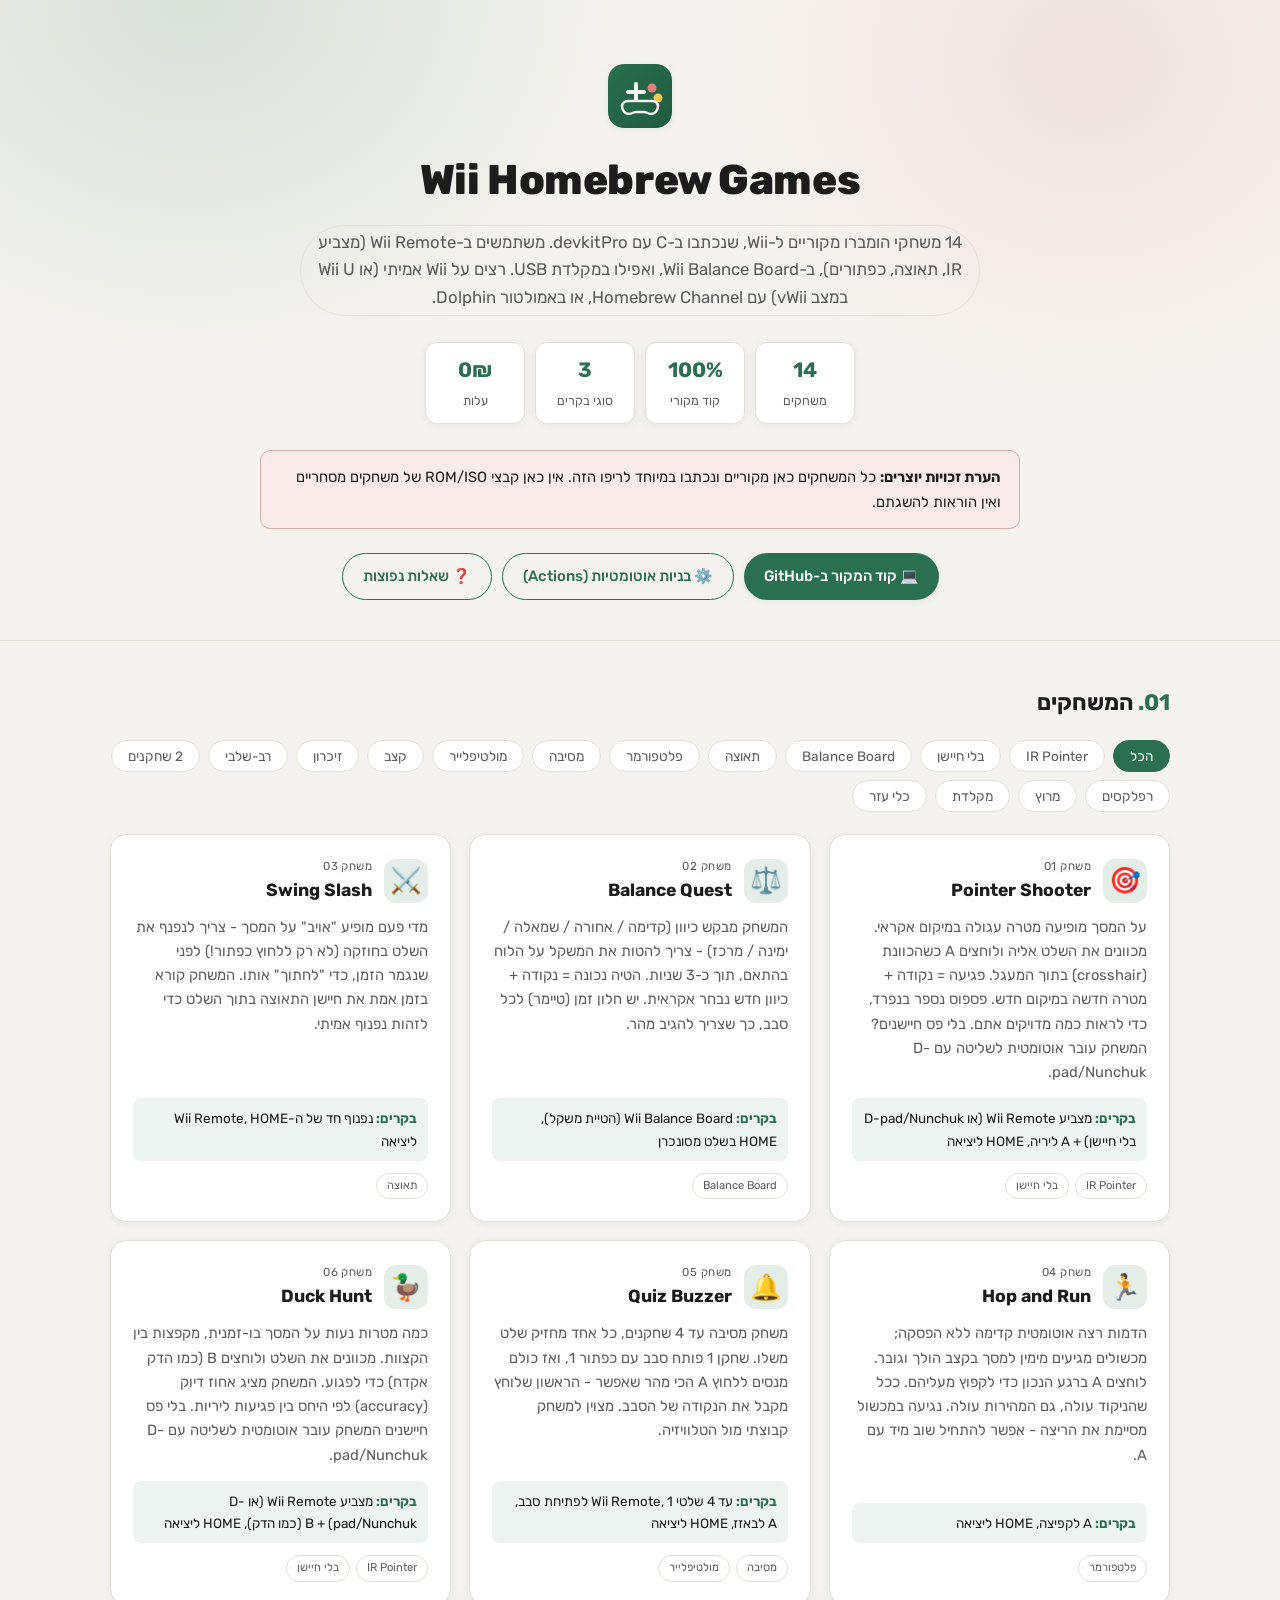
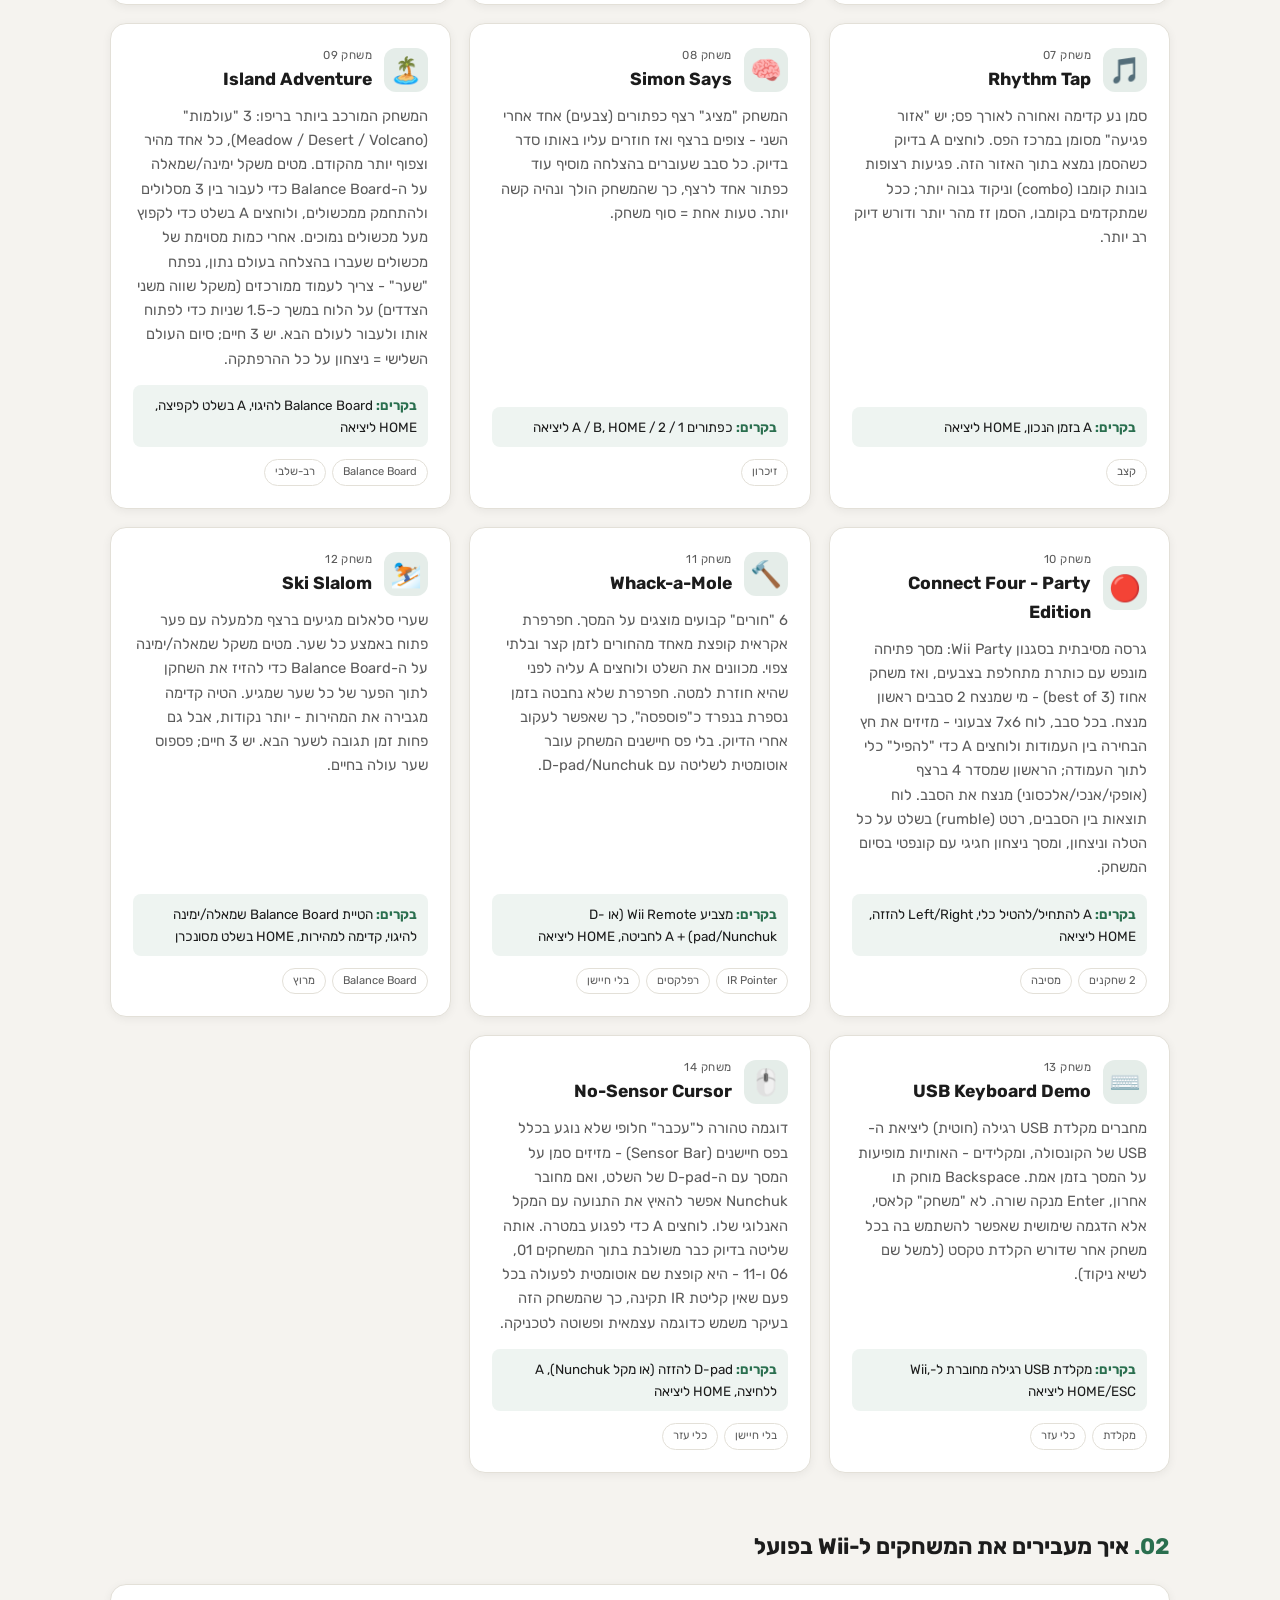
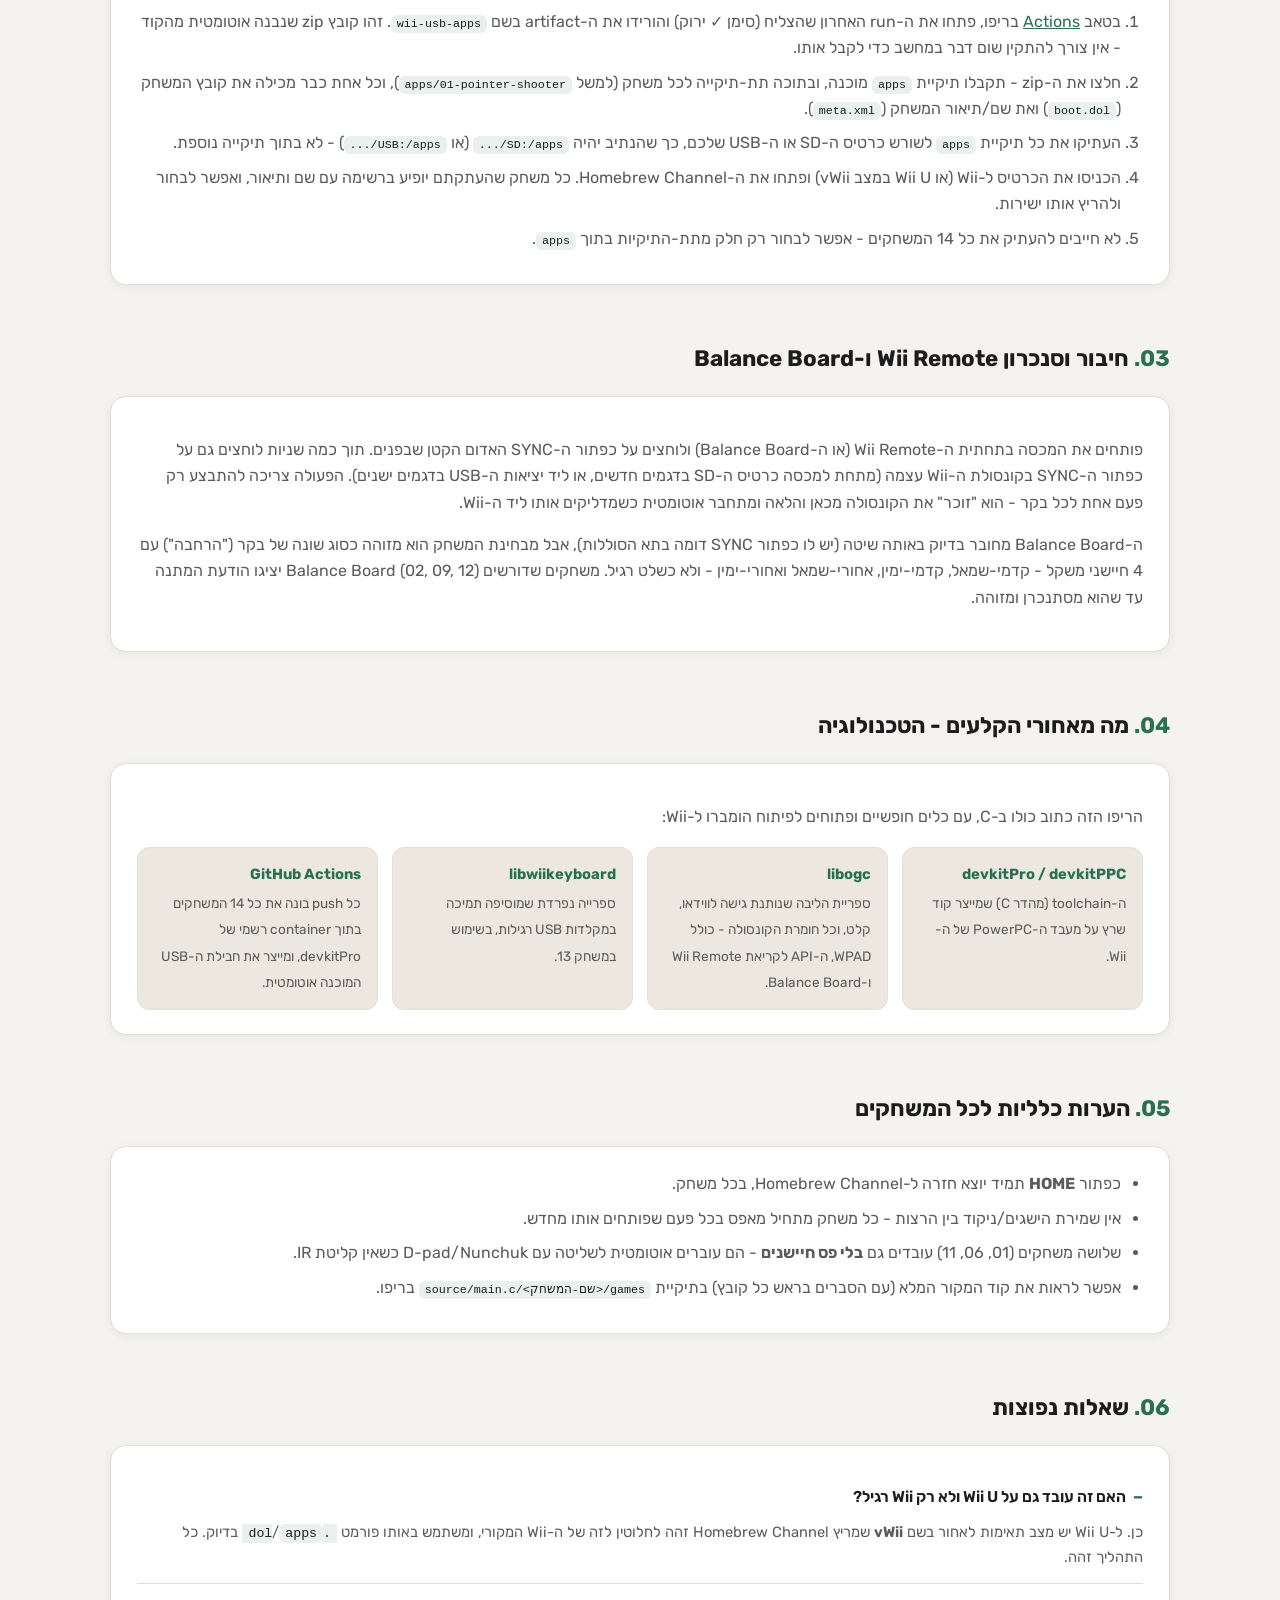
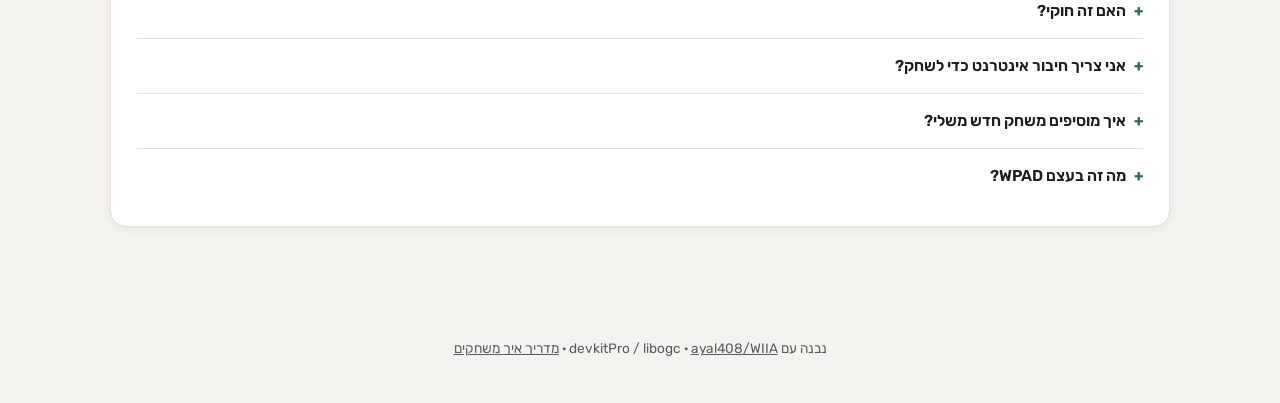
<file: docs/index.html>
<!doctype html>
<html lang="he" dir="rtl">
<head>
<meta charset="utf-8">
<meta name="viewport" content="width=device-width, initial-scale=1">
<title>Wii Homebrew Games</title>
<meta name="description" content="14 משחקי הומברו מקוריים ל-Wii, עם Wii Remote, Balance Board ומקלדת USB">
<link rel="icon" type="image/svg+xml" href="favicon.svg">
<link rel="preconnect" href="https://fonts.googleapis.com">
<link rel="preconnect" href="https://fonts.gstatic.com" crossorigin>
<link href="https://fonts.googleapis.com/css2?family=Rubik:wght@400;500;600;700;800&display=swap" rel="stylesheet">
<style>
  :root {
    --bg: #f5f3ef;
    --bg-alt: #ece8e0;
    --bg-card: #ffffff;
    --text: #1c1c1c;
    --text-muted: #5b5b5b;
    --accent: #2a6f4f;
    --accent-rgb: 42,111,79;
    --accent-2: #c94f4f;
    --accent-3: #c98a2c;
    --border: #e3e0d8;
    --shadow: 0 2px 10px rgba(0,0,0,0.06);
  }
  @media (prefers-color-scheme: dark) {
    :root:not([data-theme="light"]) {
      --bg: #14171a;
      --bg-alt: #1a1e22;
      --bg-card: #1e2226;
      --text: #f0f0ee;
      --text-muted: #a9a9a4;
      --accent: #4fae82;
      --accent-rgb: 79,174,130;
      --accent-2: #e57a7a;
      --accent-3: #e0ab5c;
      --border: #2c3136;
      --shadow: 0 2px 14px rgba(0,0,0,0.35);
    }
  }
  :root[data-theme="dark"] {
    --bg: #14171a;
    --bg-alt: #1a1e22;
    --bg-card: #1e2226;
    --text: #f0f0ee;
    --text-muted: #a9a9a4;
    --accent: #4fae82;
    --accent-rgb: 79,174,130;
    --accent-2: #e57a7a;
    --accent-3: #e0ab5c;
    --border: #2c3136;
    --shadow: 0 2px 14px rgba(0,0,0,0.35);
  }

  * { box-sizing: border-box; }
  html { scroll-behavior: smooth; }
  body {
    margin: 0;
    background: var(--bg);
    color: var(--text);
    font-family: "Rubik", -apple-system, "Segoe UI", Arial, sans-serif;
    line-height: 1.65;
  }
  a { color: var(--accent); }

  /* ---------- Hero ---------- */
  header.hero {
    padding: 64px 20px 40px;
    text-align: center;
    background:
      radial-gradient(60% 100% at 15% 0%, rgba(var(--accent-rgb),0.14), transparent 60%),
      radial-gradient(50% 90% at 85% 10%, rgba(201,79,79,0.10), transparent 60%),
      var(--bg);
    border-bottom: 1px solid var(--border);
  }
  .hero-icon {
    width: 64px; height: 64px;
    margin: 0 auto 18px;
    display: block;
    border-radius: 16px;
    box-shadow: var(--shadow);
  }
  header.hero h1 {
    margin: 0 0 10px;
    font-size: clamp(1.8rem, 4vw, 2.6rem);
    font-weight: 800;
    letter-spacing: -0.01em;
  }
  header.hero p.tag {
    color: var(--text-muted);
    max-width: 680px;
    margin: 0 auto;
    font-size: 1.05rem;
  }

  .stats {
    display: flex;
    justify-content: center;
    gap: 10px;
    flex-wrap: wrap;
    margin-top: 26px;
  }
  .stat {
    background: var(--bg-card);
    border: 1px solid var(--border);
    border-radius: 12px;
    padding: 10px 18px;
    box-shadow: var(--shadow);
    min-width: 100px;
  }
  .stat b { display: block; font-size: 1.3rem; color: var(--accent); }
  .stat span { font-size: 0.78rem; color: var(--text-muted); }

  .notice {
    max-width: 760px;
    margin: 26px auto 0;
    padding: 14px 18px;
    border-radius: 10px;
    background: color-mix(in srgb, var(--accent-2) 12%, var(--bg-card));
    border: 1px solid color-mix(in srgb, var(--accent-2) 35%, var(--border));
    font-size: 0.92rem;
    color: var(--text);
    text-align: right;
  }

  .links {
    display: flex;
    gap: 10px;
    justify-content: center;
    flex-wrap: wrap;
    margin-top: 24px;
  }
  .links a {
    display: inline-flex;
    align-items: center;
    gap: 6px;
    padding: 10px 20px;
    border-radius: 999px;
    background: var(--accent);
    color: white;
    text-decoration: none;
    font-size: 0.93rem;
    font-weight: 500;
    box-shadow: var(--shadow);
    transition: transform 0.15s ease;
  }
  .links a:hover { transform: translateY(-1px); }
  .links a.secondary {
    background: transparent;
    color: var(--accent);
    border: 1px solid var(--accent);
    box-shadow: none;
  }

  /* ---------- Layout ---------- */
  main {
    max-width: 1100px;
    margin: 0 auto;
    padding: 44px 20px 64px;
  }
  h2.section-title {
    font-size: 1.4rem;
    font-weight: 700;
    margin: 0 0 18px;
  }
  h2.section-title .n { color: var(--accent); }

  /* ---------- Filters ---------- */
  .filters {
    display: flex;
    gap: 8px;
    flex-wrap: wrap;
    margin-bottom: 22px;
  }
  .filter-btn {
    font-family: inherit;
    font-size: 0.85rem;
    padding: 7px 16px;
    border-radius: 999px;
    border: 1px solid var(--border);
    background: var(--bg-card);
    color: var(--text-muted);
    cursor: pointer;
    transition: all 0.15s ease;
  }
  .filter-btn:hover { border-color: var(--accent); color: var(--accent); }
  .filter-btn.active {
    background: var(--accent);
    border-color: var(--accent);
    color: white;
  }

  /* ---------- Game grid ---------- */
  .grid {
    display: grid;
    grid-template-columns: repeat(auto-fill, minmax(290px, 1fr));
    gap: 18px;
  }

  .card {
    background: var(--bg-card);
    border: 1px solid var(--border);
    border-radius: 16px;
    padding: 22px;
    box-shadow: var(--shadow);
    transition: transform 0.15s ease, box-shadow 0.15s ease;
    display: flex;
    flex-direction: column;
  }
  .card:hover {
    transform: translateY(-3px);
    box-shadow: 0 8px 24px rgba(0,0,0,0.10);
  }
  .card .card-top {
    display: flex;
    align-items: center;
    gap: 12px;
    margin-bottom: 10px;
  }
  .card .icon {
    font-size: 1.6rem;
    width: 44px; height: 44px;
    display: flex; align-items: center; justify-content: center;
    background: color-mix(in srgb, var(--accent) 12%, transparent);
    border-radius: 12px;
    flex-shrink: 0;
  }
  .card .num {
    display: block;
    font-size: 0.72rem;
    color: var(--text-muted);
    letter-spacing: 0.04em;
  }
  .card h3 { margin: 0; font-size: 1.1rem; }
  .card p.desc { margin: 0 0 14px; color: var(--text-muted); font-size: 0.92rem; line-height: 1.65; flex-grow: 1; }
  .card .controls {
    font-size: 0.84rem;
    color: var(--text);
    background: color-mix(in srgb, var(--accent) 8%, transparent);
    border-radius: 8px;
    padding: 9px 11px;
  }
  .card .controls b { color: var(--accent); }

  .tags { margin-top: 12px; display: flex; gap: 6px; flex-wrap: wrap; }
  .tag {
    font-size: 0.70rem;
    padding: 3px 10px;
    border-radius: 999px;
    border: 1px solid var(--border);
    color: var(--text-muted);
  }

  /* ---------- Info sections ---------- */
  section.info {
    margin-top: 56px;
  }
  .panel {
    background: var(--bg-card);
    border: 1px solid var(--border);
    border-radius: 16px;
    padding: 24px 26px;
    margin-bottom: 16px;
    box-shadow: var(--shadow);
  }
  .panel h3 { margin: 0 0 12px; font-size: 1.1rem; }
  .panel p, .panel li { color: var(--text-muted); }
  .panel ol, .panel ul { margin: 0; padding-inline-start: 22px; }
  .panel li { margin-bottom: 8px; }
  .panel code {
    background: color-mix(in srgb, var(--accent) 10%, transparent);
    padding: 2px 6px;
    border-radius: 6px;
    font-size: 0.9em;
    color: var(--text);
  }

  .tech-grid {
    display: grid;
    grid-template-columns: repeat(auto-fit, minmax(220px, 1fr));
    gap: 14px;
    margin-top: 4px;
  }
  .tech-item {
    padding: 14px 16px;
    border-radius: 12px;
    background: var(--bg-alt);
    border: 1px solid var(--border);
  }
  .tech-item b { display: block; margin-bottom: 4px; color: var(--accent); font-size: 0.92rem; }
  .tech-item span { font-size: 0.85rem; color: var(--text-muted); }

  .faq details {
    border-bottom: 1px solid var(--border);
    padding: 14px 0;
  }
  .faq details:last-child { border-bottom: none; }
  .faq summary {
    cursor: pointer;
    font-weight: 600;
    font-size: 0.98rem;
    list-style: none;
  }
  .faq summary::-webkit-details-marker { display: none; }
  .faq summary::before {
    content: "+";
    display: inline-block;
    width: 1.1em;
    color: var(--accent);
    font-weight: 800;
  }
  .faq details[open] summary::before { content: "\2212"; }
  .faq p { margin: 10px 0 0 1.6em; color: var(--text-muted); font-size: 0.92rem; }

  footer {
    text-align: center;
    padding: 30px 20px 44px;
    color: var(--text-muted);
    font-size: 0.85rem;
  }
  footer a { color: inherit; text-decoration: underline; }
</style>
</head>
<body>

<header class="hero">
  <img class="hero-icon" src="favicon.svg" alt="">
  <h1>Wii Homebrew Games</h1>
  <p class="tag">14 משחקי הומברו מקוריים ל-Wii, שנכתבו ב-C עם devkitPro. משתמשים ב-Wii Remote
    (מצביע IR, תאוצה, כפתורים), ב-Wii Balance Board, ואפילו במקלדת USB. רצים על Wii אמיתי
    (או Wii U במצב vWii) עם Homebrew Channel, או באמולטור Dolphin.</p>

  <div class="stats">
    <div class="stat"><b>14</b><span>משחקים</span></div>
    <div class="stat"><b>100%</b><span>קוד מקורי</span></div>
    <div class="stat"><b>3</b><span>סוגי בקרים</span></div>
    <div class="stat"><b>0₪</b><span>עלות</span></div>
  </div>

  <div class="notice">
    <b>הערת זכויות יוצרים:</b> כל המשחקים כאן מקוריים ונכתבו במיוחד לריפו הזה. אין כאן קבצי
    ROM/ISO של משחקים מסחריים ואין הוראות להשגתם.
  </div>

  <div class="links">
    <a href="https://github.com/ayal408/WIIA">💻 קוד המקור ב-GitHub</a>
    <a class="secondary" href="https://github.com/ayal408/WIIA/actions">⚙️ בניות אוטומטיות (Actions)</a>
    <a class="secondary" href="#faq">❓ שאלות נפוצות</a>
  </div>
</header>

<main>
  <h2 class="section-title"><span class="n">01.</span> המשחקים</h2>

  <div class="filters" id="filters"></div>
  <div class="grid" id="grid"></div>

  <section class="info">
    <h2 class="section-title"><span class="n">02.</span> איך מעבירים את המשחקים ל-Wii בפועל</h2>
    <div class="panel">
      <ol>
        <li>בטאב <a href="https://github.com/ayal408/WIIA/actions">Actions</a> בריפו, פתחו את
          ה-run האחרון שהצליח (סימן ✓ ירוק) והורידו את ה-artifact בשם
          <code>wii-usb-apps</code>. זהו קובץ zip שנבנה אוטומטית מהקוד - אין צורך להתקין שום
          דבר במחשב כדי לקבל אותו.</li>
        <li>חלצו את ה-zip - תקבלו תיקיית <code>apps</code> מוכנה, ובתוכה תת-תיקייה לכל משחק
          (למשל <code>apps/01-pointer-shooter</code>), וכל אחת כבר מכילה את קובץ המשחק
          (<code>boot.dol</code>) ואת שם/תיאור המשחק (<code>meta.xml</code>).</li>
        <li>העתיקו את כל תיקיית <code>apps</code> לשורש כרטיס ה-SD או ה-USB שלכם, כך שהנתיב
          יהיה <code>SD:/apps/...</code> (או <code>USB:/apps/...</code>) - לא בתוך תיקייה
          נוספת.</li>
        <li>הכניסו את הכרטיס ל-Wii (או Wii U במצב vWii) ופתחו את ה-Homebrew Channel. כל משחק
          שהעתקתם יופיע ברשימה עם שם ותיאור, ואפשר לבחור ולהריץ אותו ישירות.</li>
        <li>לא חייבים להעתיק את כל 14 המשחקים - אפשר לבחור רק חלק מתת-התיקיות בתוך
          <code>apps</code>.</li>
      </ol>
    </div>
  </section>

  <section class="info">
    <h2 class="section-title"><span class="n">03.</span> חיבור וסנכרון Wii Remote ו-Balance Board</h2>
    <div class="panel">
      <p>
        פותחים את המכסה בתחתית ה-Wii Remote (או ה-Balance Board) ולוחצים על כפתור ה-SYNC
        האדום הקטן שבפנים. תוך כמה שניות לוחצים גם על כפתור ה-SYNC בקונסולת ה-Wii עצמה
        (מתחת למכסה כרטיס ה-SD בדגמים חדשים, או ליד יציאות ה-USB בדגמים ישנים). הפעולה
        צריכה להתבצע רק פעם אחת לכל בקר - הוא "זוכר" את הקונסולה מכאן והלאה ומתחבר אוטומטית
        כשמדליקים אותו ליד ה-Wii.
      </p>
      <p>
        ה-Balance Board מחובר בדיוק באותה שיטה (יש לו כפתור SYNC דומה בתא הסוללות), אבל
        מבחינת המשחק הוא מזוהה כסוג שונה של בקר ("הרחבה") עם 4 חיישני משקל - קדמי-שמאל,
        קדמי-ימין, אחורי-שמאל ואחורי-ימין - ולא כשלט רגיל. משחקים שדורשים Balance Board
        (02, 09, 12) יציגו הודעת המתנה עד שהוא מסתנכרן ומזוהה.
      </p>
    </div>
  </section>

  <section class="info">
    <h2 class="section-title"><span class="n">04.</span> מה מאחורי הקלעים - הטכנולוגיה</h2>
    <div class="panel">
      <p>הריפו הזה כתוב כולו ב-C, עם כלים חופשיים ופתוחים לפיתוח הומברו ל-Wii:</p>
      <div class="tech-grid">
        <div class="tech-item"><b>devkitPro / devkitPPC</b><span>ה-toolchain (מהדר C) שמייצר קוד שרץ על מעבד ה-PowerPC של ה-Wii.</span></div>
        <div class="tech-item"><b>libogc</b><span>ספריית הליבה שנותנת גישה לווידאו, קלט, וכל חומרת הקונסולה - כולל WPAD, ה-API לקריאת Wii Remote ו-Balance Board.</span></div>
        <div class="tech-item"><b>libwiikeyboard</b><span>ספרייה נפרדת שמוסיפה תמיכה במקלדות USB רגילות, בשימוש במשחק 13.</span></div>
        <div class="tech-item"><b>GitHub Actions</b><span>כל push בונה את כל 14 המשחקים בתוך container רשמי של devkitPro, ומייצר את חבילת ה-USB המוכנה אוטומטית.</span></div>
      </div>
    </div>
  </section>

  <section class="info">
    <h2 class="section-title"><span class="n">05.</span> הערות כלליות לכל המשחקים</h2>
    <div class="panel">
      <ul>
        <li>כפתור <b>HOME</b> תמיד יוצא חזרה ל-Homebrew Channel, בכל משחק.</li>
        <li>אין שמירת הישגים/ניקוד בין הרצות - כל משחק מתחיל מאפס בכל פעם שפותחים אותו מחדש.</li>
        <li>שלושה משחקים (01, 06, 11) עובדים גם <b>בלי פס חיישנים</b> - הם עוברים אוטומטית
          לשליטה עם D-pad/Nunchuk כשאין קליטת IR.</li>
        <li>אפשר לראות את קוד המקור המלא (עם הסברים בראש כל קובץ) בתיקיית
          <code>games/&lt;שם-המשחק&gt;/source/main.c</code> בריפו.</li>
      </ul>
    </div>
  </section>

  <section class="info" id="faq">
    <h2 class="section-title"><span class="n">06.</span> שאלות נפוצות</h2>
    <div class="panel faq">
      <details open>
        <summary>האם זה עובד גם על Wii U ולא רק Wii רגיל?</summary>
        <p>כן. ל-Wii U יש מצב תאימות לאחור בשם <b>vWii</b> שמריץ Homebrew Channel זהה לחלוטין
          לזה של ה-Wii המקורי, ומשתמש באותו פורמט <code>.dol</code>/<code>apps</code> בדיוק.
          כל התהליך זהה.</p>
      </details>
      <details>
        <summary>האם זה חוקי?</summary>
        <p>כן - כל המשחקים כאן מקוריים לגמרי, ללא שימוש בקוד או גרפיקה של נינטندו. ה-Homebrew
          Channel עצמו הוא כלי רשמי וחוקי להרצת תוכנה עצמאית על ה-Wii שלכם (softmod, לא
          פריצה של משחקים מסחריים). הריפו לא מכיל ולא יכיל ROM/ISO של משחקים מסחריים.</p>
      </details>
      <details>
        <summary>אני צריך חיבור אינטרנט כדי לשחק?</summary>
        <p>לא. אינטרנט נדרש רק פעם אחת כדי להוריד את חבילת ה-<code>wii-usb-apps</code>
          ולהעתיק אותה לכרטיס SD/USB. אחר כך המשחקים רצים לגמרי לוקאלית על ה-Wii.</p>
      </details>
      <details>
        <summary>איך מוסיפים משחק חדש משלי?</summary>
        <p>מעתיקים את תיקיית <code>games/template</code>, עורכים את <code>source/main.c</code>
          (כל הבוילרפלייט - אתחול וידאו, WPAD, לולאת המשחק - כבר שם), ומוסיפים את התיקייה
          החדשה למטריצת ה-build ב-<code>.github/workflows/build.yml</code> כדי שתיבנה
          אוטומטית. פירוט מלא ב-README של הריפו.</p>
      </details>
      <details>
        <summary>מה זה בעצם WPAD?</summary>
        <p>ה-API של libogc שדרכו קוראים כל קלט מה-Wii Remote ומה-Balance Board - כפתורים,
          מצביע IR, תאוצה (נפנוף), ו"הרחבות" מחוברות כמו Nunchuk או Balance Board. כל משחק
          בריפו משתמש בו.</p>
      </details>
    </div>
  </section>
</main>

<footer>
  נבנה עם devkitPro / libogc · <a href="https://github.com/ayal408/WIIA">ayal408/WIIA</a> ·
  <a href="https://github.com/ayal408/WIIA/blob/main/HOWTOPLAY.md">מדריך איך משחקים</a>
</footer>

<script>
const games = [
  { n: "01", name: "Pointer Shooter", icon: "🎯", controls: "מצביע Wii Remote (או D-pad/Nunchuk בלי חיישן) + A ליריה, HOME ליציאה", tags: ["IR Pointer", "בלי חיישן"],
    desc: "על המסך מופיעה מטרה עגולה במיקום אקראי. מכוונים את השלט אליה ולוחצים A כשהכוונת (crosshair) בתוך המעגל. פגיעה = נקודה + מטרה חדשה במיקום חדש. פספוס נספר בנפרד, כדי לראות כמה מדויקים אתם. בלי פס חיישנים? המשחק עובר אוטומטית לשליטה עם D-pad/Nunchuk." },
  { n: "02", name: "Balance Quest", icon: "⚖️", controls: "Wii Balance Board (הטיית משקל), HOME בשלט מסונכרן", tags: ["Balance Board"],
    desc: "המשחק מבקש כיוון (קדימה / אחורה / שמאלה / ימינה / מרכז) - צריך להטות את המשקל על הלוח בהתאם, תוך כ-3 שניות. הטיה נכונה = נקודה + כיוון חדש נבחר אקראית. יש חלון זמן (טיימר) לכל סבב, כך שצריך להגיב מהר." },
  { n: "03", name: "Swing Slash", icon: "⚔️", controls: "נפנוף חד של ה-Wii Remote, HOME ליציאה", tags: ["תאוצה"],
    desc: "מדי פעם מופיע \"אויב\" על המסך - צריך לנפנף את השלט בחוזקה (לא רק ללחוץ כפתור!) לפני שנגמר הזמן, כדי \"לחתוך\" אותו. המשחק קורא בזמן אמת את חיישן התאוצה בתוך השלט כדי לזהות נפנוף אמיתי." },
  { n: "04", name: "Hop and Run", icon: "🏃", controls: "A לקפיצה, HOME ליציאה", tags: ["פלטפורמר"],
    desc: "הדמות רצה אוטומטית קדימה ללא הפסקה; מכשולים מגיעים מימין למסך בקצב הולך וגובר. לוחצים A ברגע הנכון כדי לקפוץ מעליהם. ככל שהניקוד עולה, גם המהירות עולה. נגיעה במכשול מסיימת את הריצה - אפשר להתחיל שוב מיד עם A." },
  { n: "05", name: "Quiz Buzzer", icon: "🔔", controls: "עד 4 שלטי Wii Remote, 1 לפתיחת סבב, A לבאזז, HOME ליציאה", tags: ["מסיבה", "מולטיפלייר"],
    desc: "משחק מסיבה עד 4 שחקנים, כל אחד מחזיק שלט משלו. שחקן 1 פותח סבב עם כפתור 1, ואז כולם מנסים ללחוץ A הכי מהר שאפשר - הראשון שלוחץ מקבל את הנקודה של הסבב. מצוין למשחק קבוצתי מול הטלוויזיה." },
  { n: "06", name: "Duck Hunt", icon: "🦆", controls: "מצביע Wii Remote (או D-pad/Nunchuk) + B (כמו הדק), HOME ליציאה", tags: ["IR Pointer", "בלי חיישן"],
    desc: "כמה מטרות נעות על המסך בו-זמנית, מקפצות בין הקצוות. מכוונים את השלט ולוחצים B (כמו הדק אקדח) כדי לפגוע. המשחק מציג אחוז דיוק (accuracy) לפי היחס בין פגיעות ליריות. בלי פס חיישנים המשחק עובר אוטומטית לשליטה עם D-pad/Nunchuk." },
  { n: "07", name: "Rhythm Tap", icon: "🎵", controls: "A בזמן הנכון, HOME ליציאה", tags: ["קצב"],
    desc: "סמן נע קדימה ואחורה לאורך פס; יש \"אזור פגיעה\" מסומן במרכז הפס. לוחצים A בדיוק כשהסמן נמצא בתוך האזור הזה. פגיעות רצופות בונות קומבו (combo) וניקוד גבוה יותר; ככל שמתקדמים בקומבו, הסמן זז מהר יותר ודורש דיוק רב יותר." },
  { n: "08", name: "Simon Says", icon: "🧠", controls: "כפתורים 1 / 2 / A / B, HOME ליציאה", tags: ["זיכרון"],
    desc: "המשחק \"מציג\" רצף כפתורים (צבעים) אחד אחרי השני - צופים ברצף ואז חוזרים עליו באותו סדר בדיוק. כל סבב שעוברים בהצלחה מוסיף עוד כפתור אחד לרצף, כך שהמשחק הולך ונהיה קשה יותר. טעות אחת = סוף משחק." },
  { n: "09", name: "Island Adventure", icon: "🏝️", controls: "Balance Board להיגוי, A בשלט לקפיצה, HOME ליציאה", tags: ["Balance Board", "רב-שלבי"],
    desc: "המשחק המורכב ביותר בריפו: 3 \"עולמות\" (Meadow / Desert / Volcano), כל אחד מהיר וצפוף יותר מהקודם. מטים משקל ימינה/שמאלה על ה-Balance Board כדי לעבור בין 3 מסלולים ולהתחמק ממכשולים, ולוחצים A בשלט כדי לקפוץ מעל מכשולים נמוכים. אחרי כמות מסוימת של מכשולים שעברו בהצלחה בעולם נתון, נפתח \"שער\" - צריך לעמוד ממורכזים (משקל שווה משני הצדדים) על הלוח במשך כ-1.5 שניות כדי לפתוח אותו ולעבור לעולם הבא. יש 3 חיים; סיום העולם השלישי = ניצחון על כל ההרפתקה." },
  { n: "10", name: "Connect Four - Party Edition", icon: "🔴", controls: "A להתחיל/להטיל כלי, Left/Right להזזה, HOME ליציאה", tags: ["2 שחקנים", "מסיבה"],
    desc: "גרסה מסיבתית בסגנון Wii Party: מסך פתיחה מונפש עם כותרת מתחלפת בצבעים, ואז משחק אחוז (best of 3) - מי שמנצח 2 סבבים ראשון מנצח. בכל סבב, לוח 7x6 צבעוני - מזיזים את חץ הבחירה בין העמודות ולוחצים A כדי \"להפיל\" כלי לתוך העמודה; הראשון שמסדר 4 ברצף (אופקי/אנכי/אלכסוני) מנצח את הסבב. לוח תוצאות בין הסבבים, רטט (rumble) בשלט על כל הטלה וניצחון, ומסך ניצחון חגיגי עם קונפטי בסיום המשחק." },
  { n: "11", name: "Whack-a-Mole", icon: "🔨", controls: "מצביע Wii Remote (או D-pad/Nunchuk) + A לחביטה, HOME ליציאה", tags: ["IR Pointer", "רפלקסים", "בלי חיישן"],
    desc: "6 \"חורים\" קבועים מוצגים על המסך. חפרפרת אקראית קופצת מאחד מהחורים לזמן קצר ובלתי צפוי. מכוונים את השלט ולוחצים A עליה לפני שהיא חוזרת למטה. חפרפרת שלא נחבטה בזמן נספרת בנפרד כ\"פוספסה\", כך שאפשר לעקוב אחרי הדיוק. בלי פס חיישנים המשחק עובר אוטומטית לשליטה עם D-pad/Nunchuk." },
  { n: "12", name: "Ski Slalom", icon: "⛷️", controls: "הטיית Balance Board שמאלה/ימינה להיגוי, קדימה למהירות, HOME בשלט מסונכרן", tags: ["Balance Board", "מרוץ"],
    desc: "שערי סלאלום מגיעים ברצף מלמעלה עם פער פתוח באמצע כל שער. מטים משקל שמאלה/ימינה על ה-Balance Board כדי להזיז את השחקן לתוך הפער של כל שער שמגיע. הטיה קדימה מגבירה את המהירות - יותר נקודות, אבל גם פחות זמן תגובה לשער הבא. יש 3 חיים; פספוס שער עולה בחיים." },
  { n: "13", name: "USB Keyboard Demo", icon: "⌨️", controls: "מקלדת USB רגילה מחוברת ל-Wii, HOME/ESC ליציאה", tags: ["מקלדת", "כלי עזר"],
    desc: "מחברים מקלדת USB רגילה (חוטית) ליציאת ה-USB של הקונסולה, ומקלידים - האותיות מופיעות על המסך בזמן אמת. Backspace מוחק תו אחרון, Enter מנקה שורה. לא \"משחק\" קלאסי, אלא הדגמה שימושית שאפשר להשתמש בה בכל משחק אחר שדורש הקלדת טקסט (למשל שם לשיא ניקוד)." },
  { n: "14", name: "No-Sensor Cursor", icon: "🖱️", controls: "D-pad להזזה (או מקל Nunchuk), A ללחיצה, HOME ליציאה", tags: ["בלי חיישן", "כלי עזר"],
    desc: "דוגמה טהורה ל\"עכבר\" חלופי שלא נוגע בכלל בפס חיישנים (Sensor Bar) - מזיזים סמן על המסך עם ה-D-pad של השלט, ואם מחובר Nunchuk אפשר להאיץ את התנועה עם המקל האנלוגי שלו. לוחצים A כדי לפגוע במטרה. אותה שליטה בדיוק כבר משולבת בתוך המשחקים 01, 06 ו-11 - היא קופצת שם אוטומטית לפעולה בכל פעם שאין קליטת IR תקינה, כך שהמשחק הזה בעיקר משמש כדוגמה עצמאית ופשוטה לטכניקה." },
];

function renderGrid(filter) {
  const grid = document.getElementById("grid");
  const list = filter === "הכל" ? games : games.filter(g => g.tags.includes(filter));
  grid.innerHTML = list.map(g => `
    <div class="card">
      <div class="card-top">
        <div class="icon">${g.icon}</div>
        <div>
          <span class="num">משחק ${g.n}</span>
          <h3>${g.name}</h3>
        </div>
      </div>
      <p class="desc">${g.desc}</p>
      <div class="controls"><b>בקרים:</b> ${g.controls}</div>
      <div class="tags">${g.tags.map(t => `<span class="tag">${t}</span>`).join("")}</div>
    </div>
  `).join("");
}

const allTags = ["הכל", ...Array.from(new Set(games.flatMap(g => g.tags)))];
const filtersEl = document.getElementById("filters");
filtersEl.innerHTML = allTags.map((t, i) =>
  `<button class="filter-btn${i === 0 ? " active" : ""}" data-tag="${t}">${t}</button>`
).join("");
filtersEl.addEventListener("click", (e) => {
  const btn = e.target.closest(".filter-btn");
  if (!btn) return;
  filtersEl.querySelectorAll(".filter-btn").forEach(b => b.classList.remove("active"));
  btn.classList.add("active");
  renderGrid(btn.dataset.tag);
});

renderGrid("הכל");
</script>

</body>
</html>
</file>
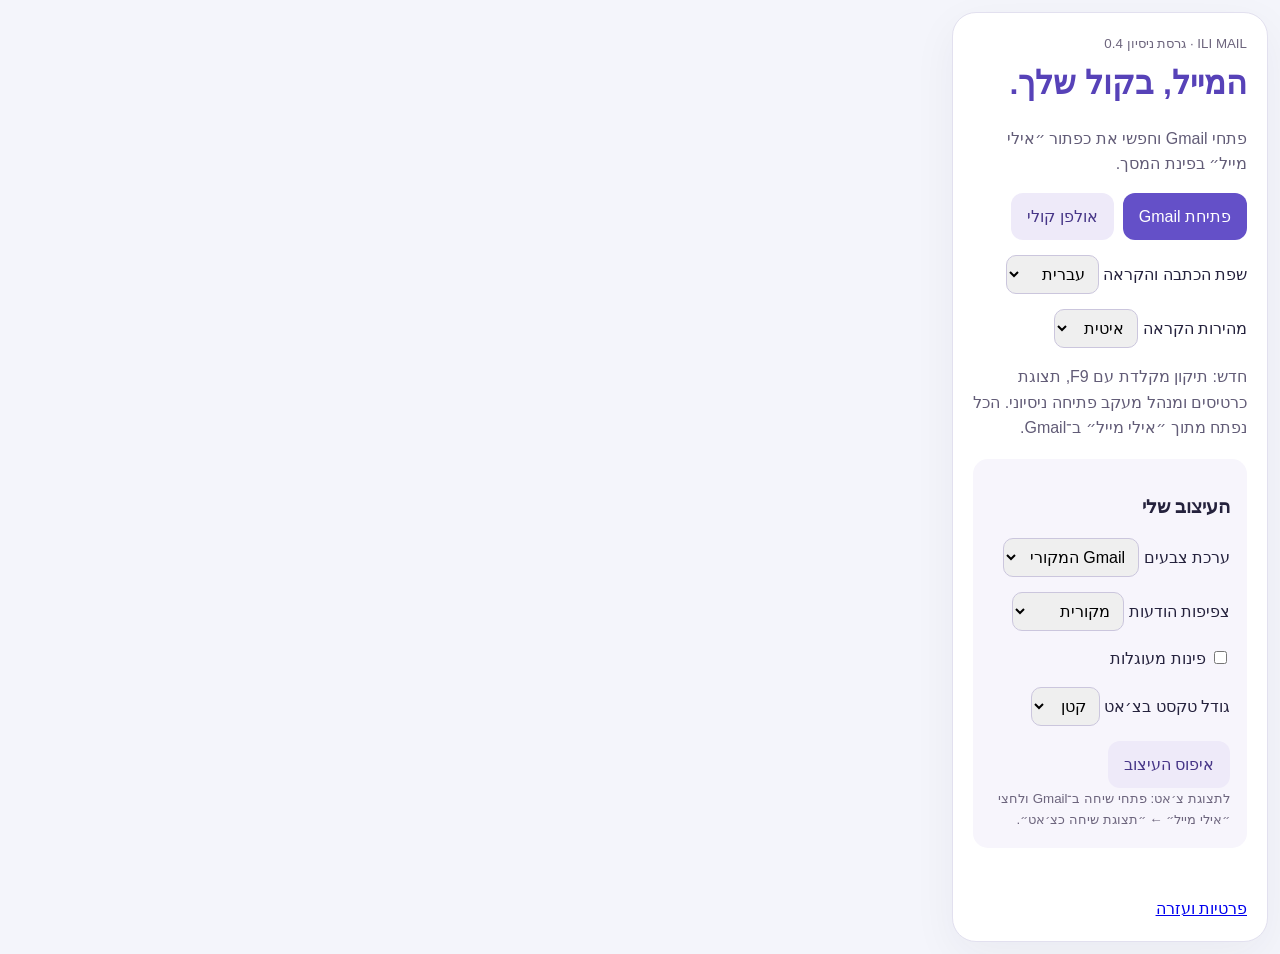
<file: ili-mail/popup.html>
<!doctype html><html lang="he" dir="rtl"><meta charset="utf-8"><title>אילי מייל</title><link rel="stylesheet" href="ui.css"><body style="width:340px"><main style="margin:12px;padding:20px"><small>ILI MAIL · גרסת ניסיון 0.4</small><h1>המייל, בקול שלך.</h1><p>פתחי Gmail וחפשי את כפתור ״אילי מייל״ בפינת המסך.</p><div class="row"><button id="gmail">פתיחת Gmail</button><button id="studio" class="secondary">אולפן קולי</button></div><label>שפת הכתבה והקראה <select id="language"><option value="he-IL">עברית</option><option value="en-US">English</option><option value="ar-SA">العربية</option></select></label><label>מהירות הקראה <select id="rate"><option value="0.8">איטית</option><option value="1">רגילה</option><option value="1.25">מהירה</option></select></label><p>חדש: תיקון מקלדת עם F9, תצוגת כרטיסים ומנהל מעקב פתיחה ניסיוני. הכל נפתח מתוך ״אילי מייל״ ב־Gmail.</p><div class="card"><h2>העיצוב שלי</h2><label>ערכת צבעים <select id="theme"><option value="original">Gmail המקורי</option><option value="lavender">לבנדר</option><option value="ocean">כחול</option><option value="mint">מנטה</option></select></label><label>צפיפות הודעות <select id="density"><option value="original">מקורית</option><option value="comfortable">מרווחת</option><option value="compact">קומפקטית</option></select></label><label><input id="rounded" type="checkbox"> פינות מעוגלות</label><label>גודל טקסט בצ׳אט <select id="chatFont"><option value="14">קטן</option><option value="16">רגיל</option><option value="18">גדול</option></select></label><button id="reset" class="secondary">איפוס העיצוב</button><small>לתצוגת צ׳אט: פתחי שיחה ב־Gmail ולחצי ״אילי מייל״ ← ״תצוגת שיחה כצ׳אט״.</small></div><small id="status" role="status"></small><a href="privacy.html" target="_blank">פרטיות ועזרה</a></main><script src="popup.js"></script></body></html>
</file>
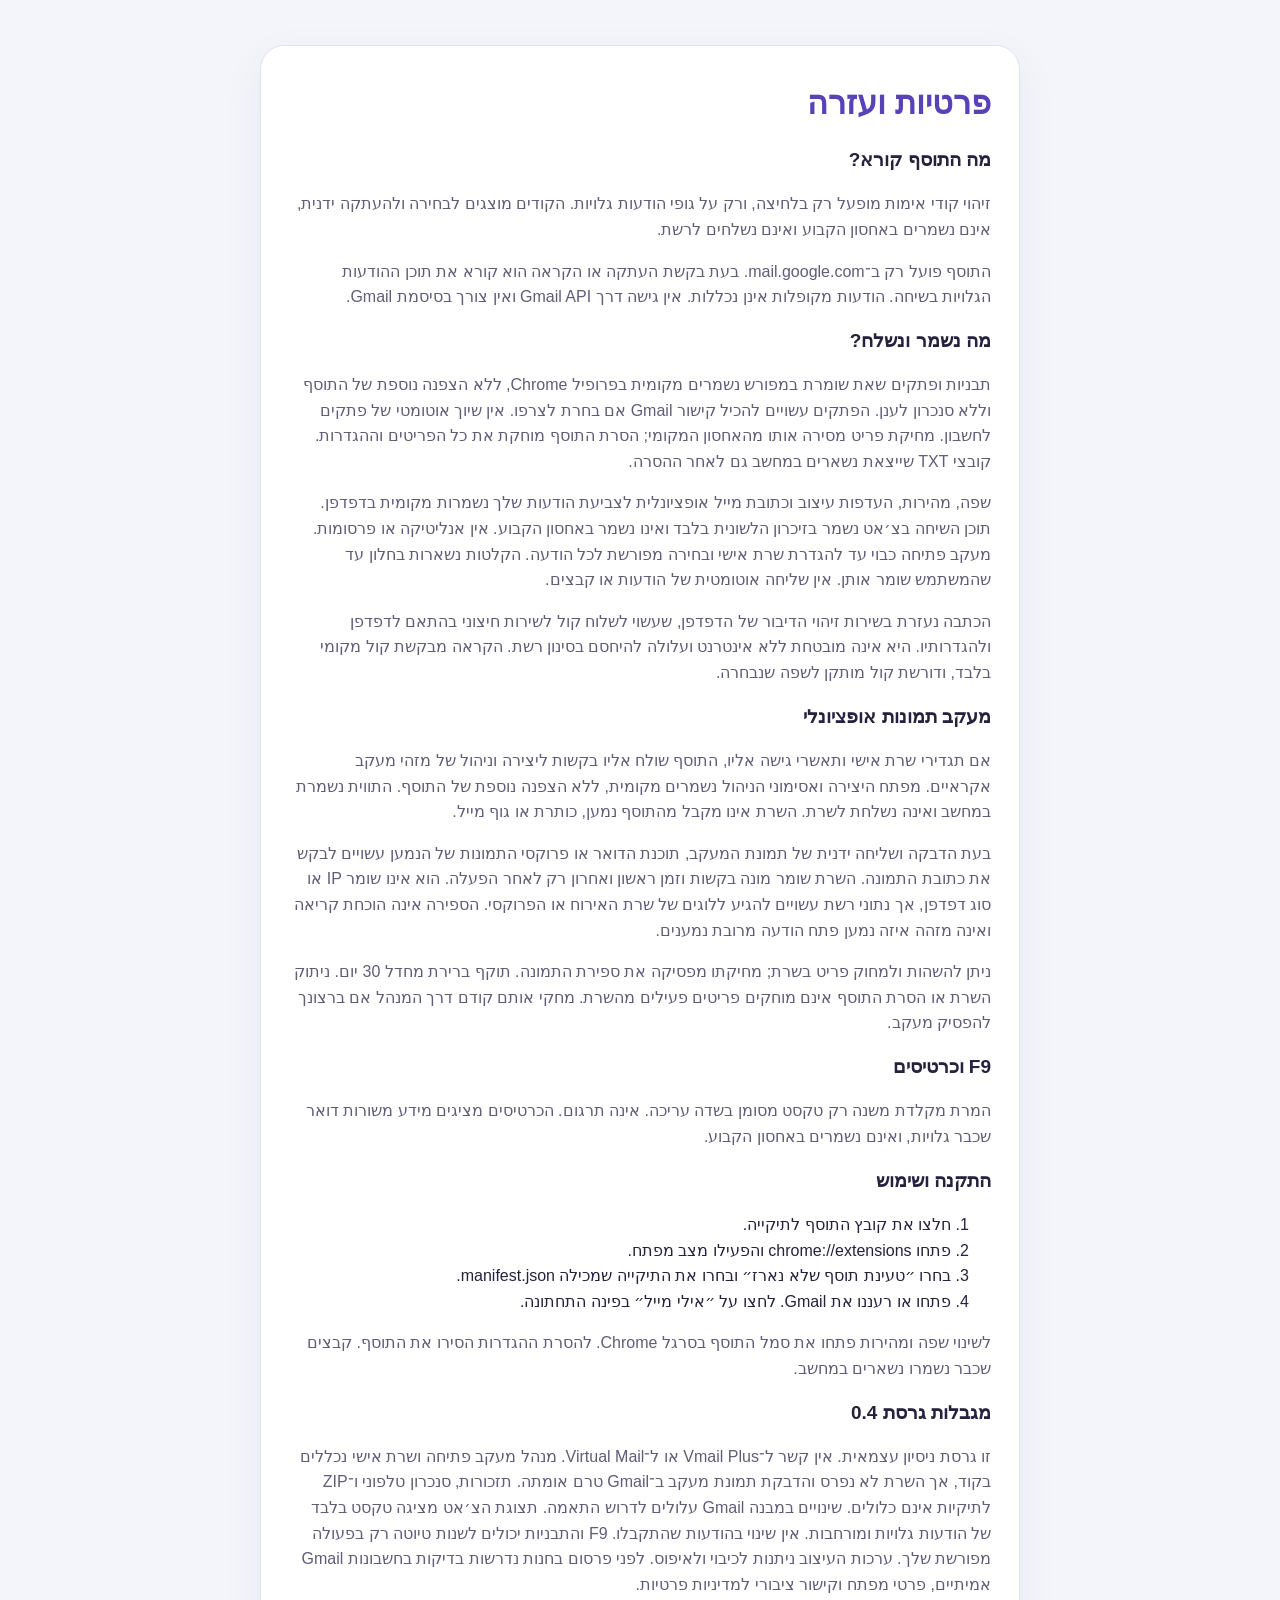
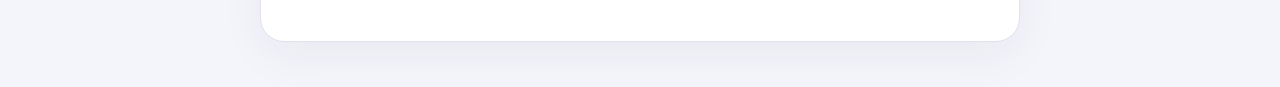
<file: ili-mail/privacy.html>
<!doctype html><html lang="he" dir="rtl"><meta charset="utf-8"><title>פרטיות ועזרה — אילי מייל</title><link rel="stylesheet" href="ui.css"><body><main><h1>פרטיות ועזרה</h1><h2>מה התוסף קורא?</h2><p>זיהוי קודי אימות מופעל רק בלחיצה, ורק על גופי הודעות גלויות. הקודים מוצגים לבחירה ולהעתקה ידנית, אינם נשמרים באחסון הקבוע ואינם נשלחים לרשת.</p><p>התוסף פועל רק ב־mail.google.com. בעת בקשת העתקה או הקראה הוא קורא את תוכן ההודעות הגלויות בשיחה. הודעות מקופלות אינן נכללות. אין גישה דרך Gmail API ואין צורך בסיסמת Gmail.</p><h2>מה נשמר ונשלח?</h2><p>תבניות ופתקים שאת שומרת במפורש נשמרים מקומית בפרופיל Chrome, ללא הצפנה נוספת של התוסף וללא סנכרון לענן. הפתקים עשויים להכיל קישור Gmail אם בחרת לצרפו. אין שיוך אוטומטי של פתקים לחשבון. מחיקת פריט מסירה אותו מהאחסון המקומי; הסרת התוסף מוחקת את כל הפריטים וההגדרות. קובצי TXT שייצאת נשארים במחשב גם לאחר ההסרה.</p><p>שפה, מהירות, העדפות עיצוב וכתובת מייל אופציונלית לצביעת הודעות שלך נשמרות מקומית בדפדפן. תוכן השיחה בצ׳אט נשמר בזיכרון הלשונית בלבד ואינו נשמר באחסון הקבוע. אין אנליטיקה או פרסומות. מעקב פתיחה כבוי עד להגדרת שרת אישי ובחירה מפורשת לכל הודעה. הקלטות נשארות בחלון עד שהמשתמש שומר אותן. אין שליחה אוטומטית של הודעות או קבצים.</p><p>הכתבה נעזרת בשירות זיהוי הדיבור של הדפדפן, שעשוי לשלוח קול לשירות חיצוני בהתאם לדפדפן ולהגדרותיו. היא אינה מובטחת ללא אינטרנט ועלולה להיחסם בסינון רשת. הקראה מבקשת קול מקומי בלבד, ודורשת קול מותקן לשפה שנבחרה.</p><h2>מעקב תמונות אופציונלי</h2><p>אם תגדירי שרת אישי ותאשרי גישה אליו, התוסף שולח אליו בקשות ליצירה וניהול של מזהי מעקב אקראיים. מפתח היצירה ואסימוני הניהול נשמרים מקומית, ללא הצפנה נוספת של התוסף. התווית נשמרת במחשב ואינה נשלחת לשרת. השרת אינו מקבל מהתוסף נמען, כותרת או גוף מייל.</p><p>בעת הדבקה ושליחה ידנית של תמונת המעקב, תוכנת הדואר או פרוקסי התמונות של הנמען עשויים לבקש את כתובת התמונה. השרת שומר מונה בקשות וזמן ראשון ואחרון רק לאחר הפעלה. הוא אינו שומר IP או סוג דפדפן, אך נתוני רשת עשויים להגיע ללוגים של שרת האירוח או הפרוקסי. הספירה אינה הוכחת קריאה ואינה מזהה איזה נמען פתח הודעה מרובת נמענים.</p><p>ניתן להשהות ולמחוק פריט בשרת; מחיקתו מפסיקה את ספירת התמונה. תוקף ברירת מחדל 30 יום. ניתוק השרת או הסרת התוסף אינם מוחקים פריטים פעילים מהשרת. מחקי אותם קודם דרך המנהל אם ברצונך להפסיק מעקב.</p><h2>F9 וכרטיסים</h2><p>המרת מקלדת משנה רק טקסט מסומן בשדה עריכה. אינה תרגום. הכרטיסים מציגים מידע משורות דואר שכבר גלויות, ואינם נשמרים באחסון הקבוע.</p><h2>התקנה ושימוש</h2><ol><li>חלצו את קובץ התוסף לתיקייה.</li><li>פתחו chrome://extensions והפעילו מצב מפתח.</li><li>בחרו ״טעינת תוסף שלא נארז״ ובחרו את התיקייה שמכילה manifest.json.</li><li>פתחו או רעננו את Gmail. לחצו על ״אילי מייל״ בפינה התחתונה.</li></ol><p>לשינוי שפה ומהירות פתחו את סמל התוסף בסרגל Chrome. להסרת ההגדרות הסירו את התוסף. קבצים שכבר נשמרו נשארים במחשב.</p><h2>מגבלות גרסת 0.4</h2><p>זו גרסת ניסיון עצמאית. אין קשר ל־Vmail Plus או ל־Virtual Mail. מנהל מעקב פתיחה ושרת אישי נכללים בקוד, אך השרת לא נפרס והדבקת תמונת מעקב ב־Gmail טרם אומתה. תזכורות, סנכרון טלפוני ו־ZIP לתיקיות אינם כלולים. שינויים במבנה Gmail עלולים לדרוש התאמה. תצוגת הצ׳אט מציגה טקסט בלבד של הודעות גלויות ומורחבות. אין שינוי בהודעות שהתקבלו. F9 והתבניות יכולים לשנות טיוטה רק בפעולה מפורשת שלך. ערכות העיצוב ניתנות לכיבוי ולאיפוס. לפני פרסום בחנות נדרשות בדיקות בחשבונות Gmail אמיתיים, פרטי מפתח וקישור ציבורי למדיניות פרטיות.</p></main></body></html>
</file>
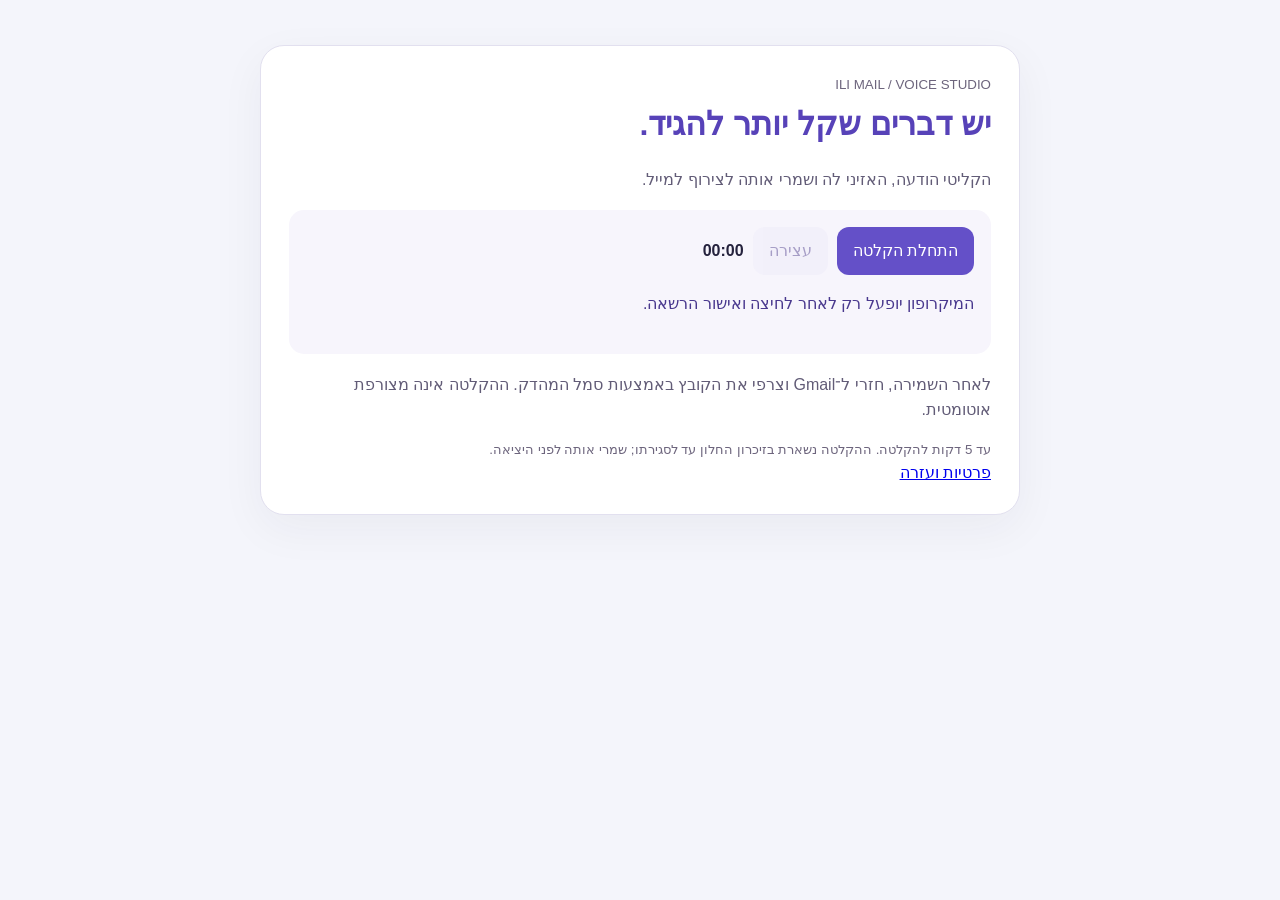
<file: ili-mail/studio.html>
<!doctype html><html lang="he" dir="rtl"><meta charset="utf-8"><title>האולפן של אילי מייל</title><link rel="stylesheet" href="ui.css"><body><main><small>ILI MAIL / VOICE STUDIO</small><h1>יש דברים שקל יותר להגיד.</h1><p>הקליטי הודעה, האזיני לה ושמרי אותה לצירוף למייל.</p><div class="card"><div class="row"><button id="record">התחלת הקלטה</button><button id="stop" class="secondary" disabled>עצירה</button><strong id="timer">00:00</strong></div><p id="status" role="status" aria-live="polite">המיקרופון יופעל רק לאחר לחיצה ואישור הרשאה.</p><audio id="audio" controls hidden></audio><a id="download" class="button" hidden>שמירת ההקלטה</a></div><p>לאחר השמירה, חזרי ל־Gmail וצרפי את הקובץ באמצעות סמל המהדק. ההקלטה אינה מצורפת אוטומטית.</p><small>עד 5 דקות להקלטה. ההקלטה נשארת בזיכרון החלון עד לסגירתו; שמרי אותה לפני היציאה.</small><a href="privacy.html">פרטיות ועזרה</a></main><script src="studio.js"></script></body></html>
</file>
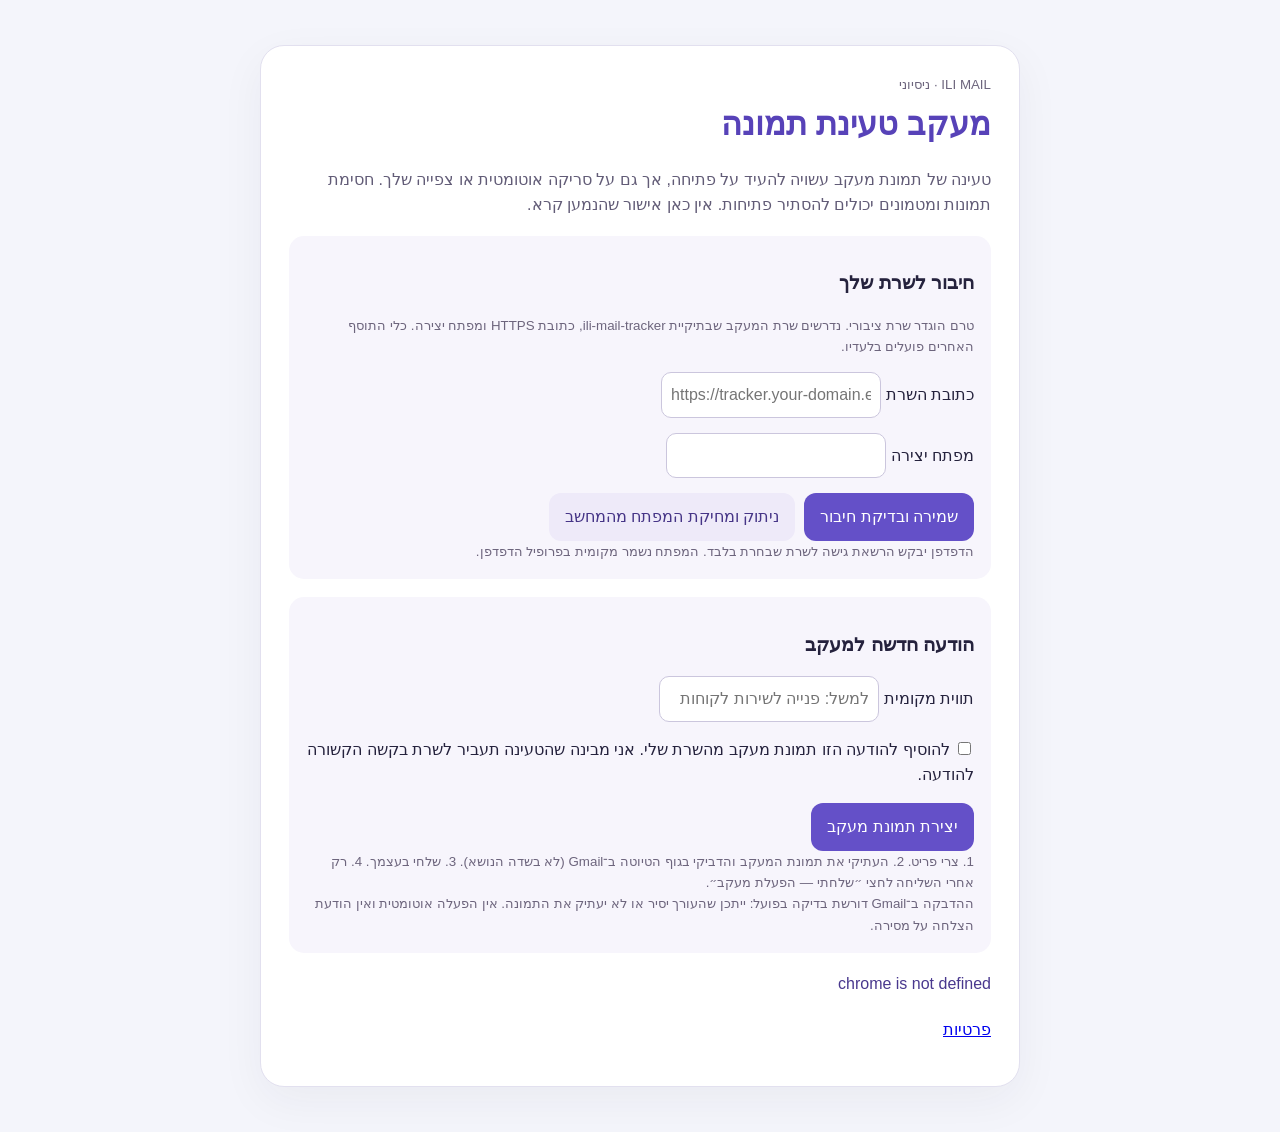
<file: ili-mail/tracking.html>
<!doctype html><html lang="he" dir="rtl"><meta charset="utf-8"><title>אילי מייל — מעקב פתיחה</title><link rel="stylesheet" href="ui.css"><body><main><small>ILI MAIL · ניסיוני</small><h1>מעקב טעינת תמונה</h1><p>טעינה של תמונת מעקב עשויה להעיד על פתיחה, אך גם על סריקה אוטומטית או צפייה שלך. חסימת תמונות ומטמונים יכולים להסתיר פתיחות. אין כאן אישור שהנמען קרא.</p><div class="card"><h2>חיבור לשרת שלך</h2><small>טרם הוגדר שרת ציבורי. נדרשים שרת המעקב שבתיקיית ili-mail-tracker, כתובת HTTPS ומפתח יצירה. כלי התוסף האחרים פועלים בלעדיו.</small><label>כתובת השרת <input id="origin" type="url" dir="ltr" placeholder="https://tracker.your-domain.example"></label><label>מפתח יצירה <input id="key" type="password" dir="ltr" autocomplete="off"></label><div class="row"><button id="connect">שמירה ובדיקת חיבור</button><button id="disconnect" class="secondary">ניתוק ומחיקת המפתח מהמחשב</button></div><small>הדפדפן יבקש הרשאת גישה לשרת שבחרת בלבד. המפתח נשמר מקומית בפרופיל הדפדפן.</small></div><div class="card"><h2>הודעה חדשה למעקב</h2><label>תווית מקומית <input id="label" type="text" maxlength="100" placeholder="למשל: פנייה לשירות לקוחות"></label><label><input id="consent" type="checkbox"> להוסיף להודעה הזו תמונת מעקב מהשרת שלי. אני מבינה שהטעינה תעביר לשרת בקשה הקשורה להודעה.</label><button id="create">יצירת תמונת מעקב</button><small>1. צרי פריט. 2. העתיקי את תמונת המעקב והדביקי בגוף הטיוטה ב־Gmail (לא בשדה הנושא). 3. שלחי בעצמך. 4. רק אחרי השליחה לחצי ״שלחתי — הפעלת מעקב״.</small><small>ההדבקה ב־Gmail דורשת בדיקה בפועל: ייתכן שהעורך יסיר או לא יעתיק את התמונה. אין הפעלה אוטומטית ואין הודעת הצלחה על מסירה.</small></div><p id="status" role="status" aria-live="polite"></p><div id="items"></div><p><a href="privacy.html">פרטיות</a></p></main><script src="tracking.js"></script></body></html>
</file>
<file: ili-mail/ui.css>
*{box-sizing:border-box}body{margin:0;background:#f4f5fb;color:#25223d;font:16px Arial,sans-serif;line-height:1.6}main{max-width:760px;margin:45px auto;padding:28px;background:white;border:1px solid #e2e0ef;border-radius:24px;box-shadow:0 14px 45px #29213d0d}h1{margin:4px 0;color:#5742b8}h2{font-size:19px}p{color:#625c77}button,.button{border:0;background:#6450c8;color:white;border-radius:12px;padding:11px 16px;font:inherit;cursor:pointer;display:inline-block;text-decoration:none}button.secondary{background:#eeeaf9;color:#463587}button:disabled{opacity:.45;cursor:default}button:focus-visible,a:focus-visible{outline:3px solid #29b7a7;outline-offset:3px}label{display:block;margin:15px 0}select,input,textarea{font:inherit;border:1px solid #cbc6dd;border-radius:10px;padding:9px;max-width:100%}textarea{width:100%;min-height:200px}small{display:block;color:#6d657d}.row{display:flex;gap:9px;flex-wrap:wrap;align-items:center}.card{background:#f7f5fc;padding:17px;border-radius:15px;margin:18px 0}#status{min-height:30px;color:#49388e}audio{width:100%;margin:20px 0}[hidden]{display:none!important}@media(max-width:800px){main{margin:12px;padding:20px}}
</file>
